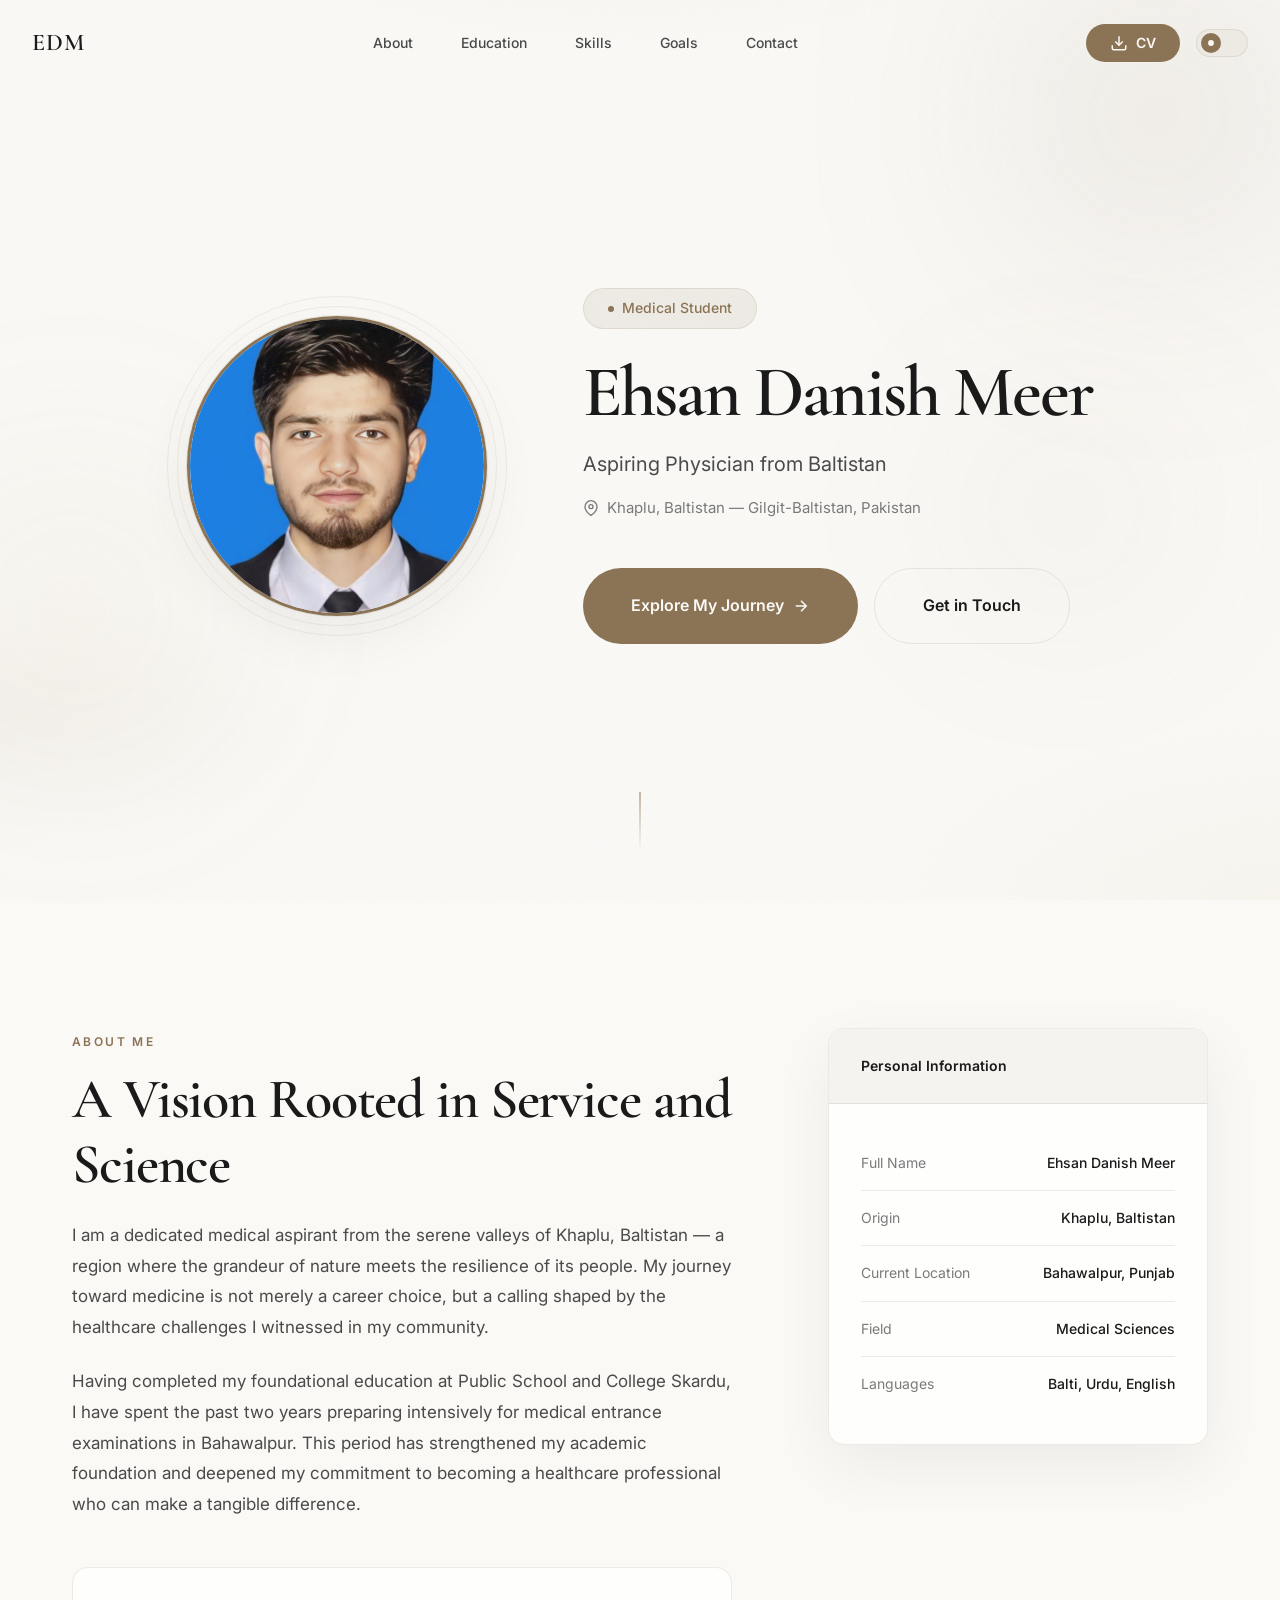
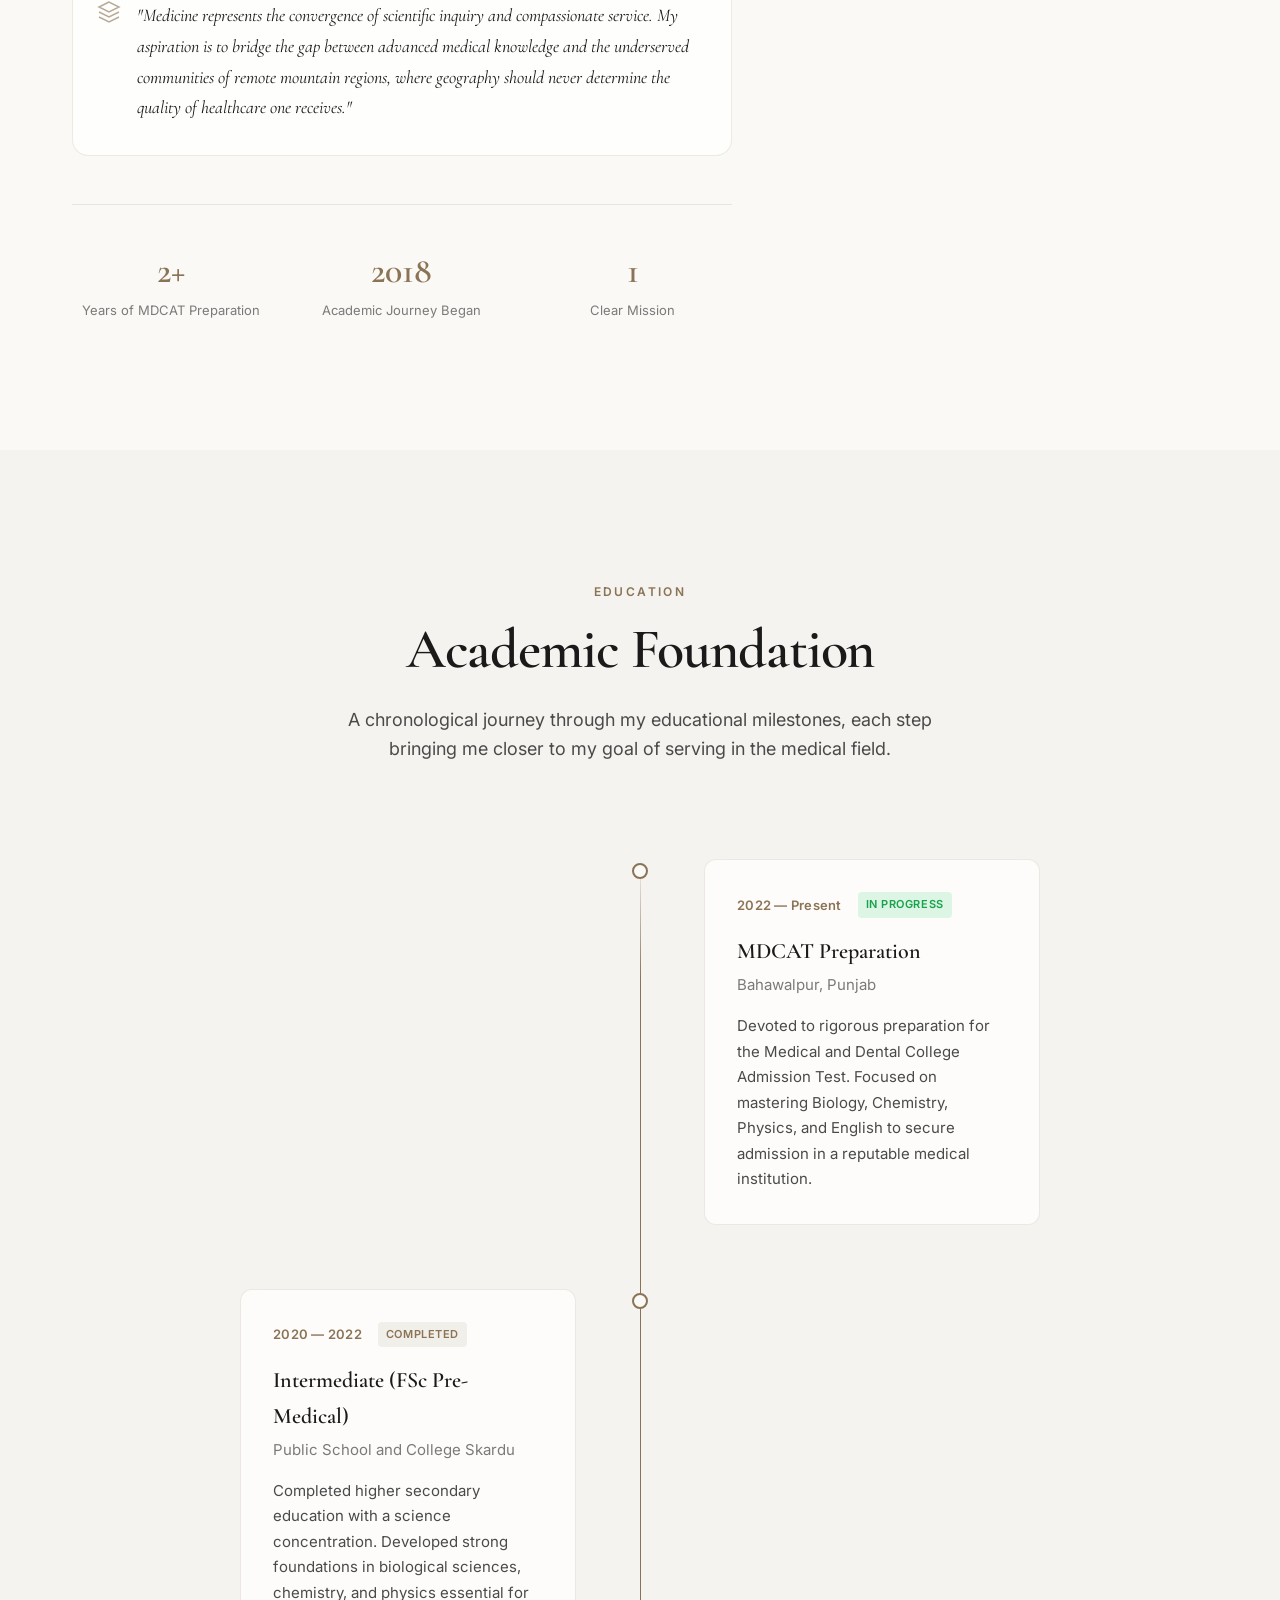
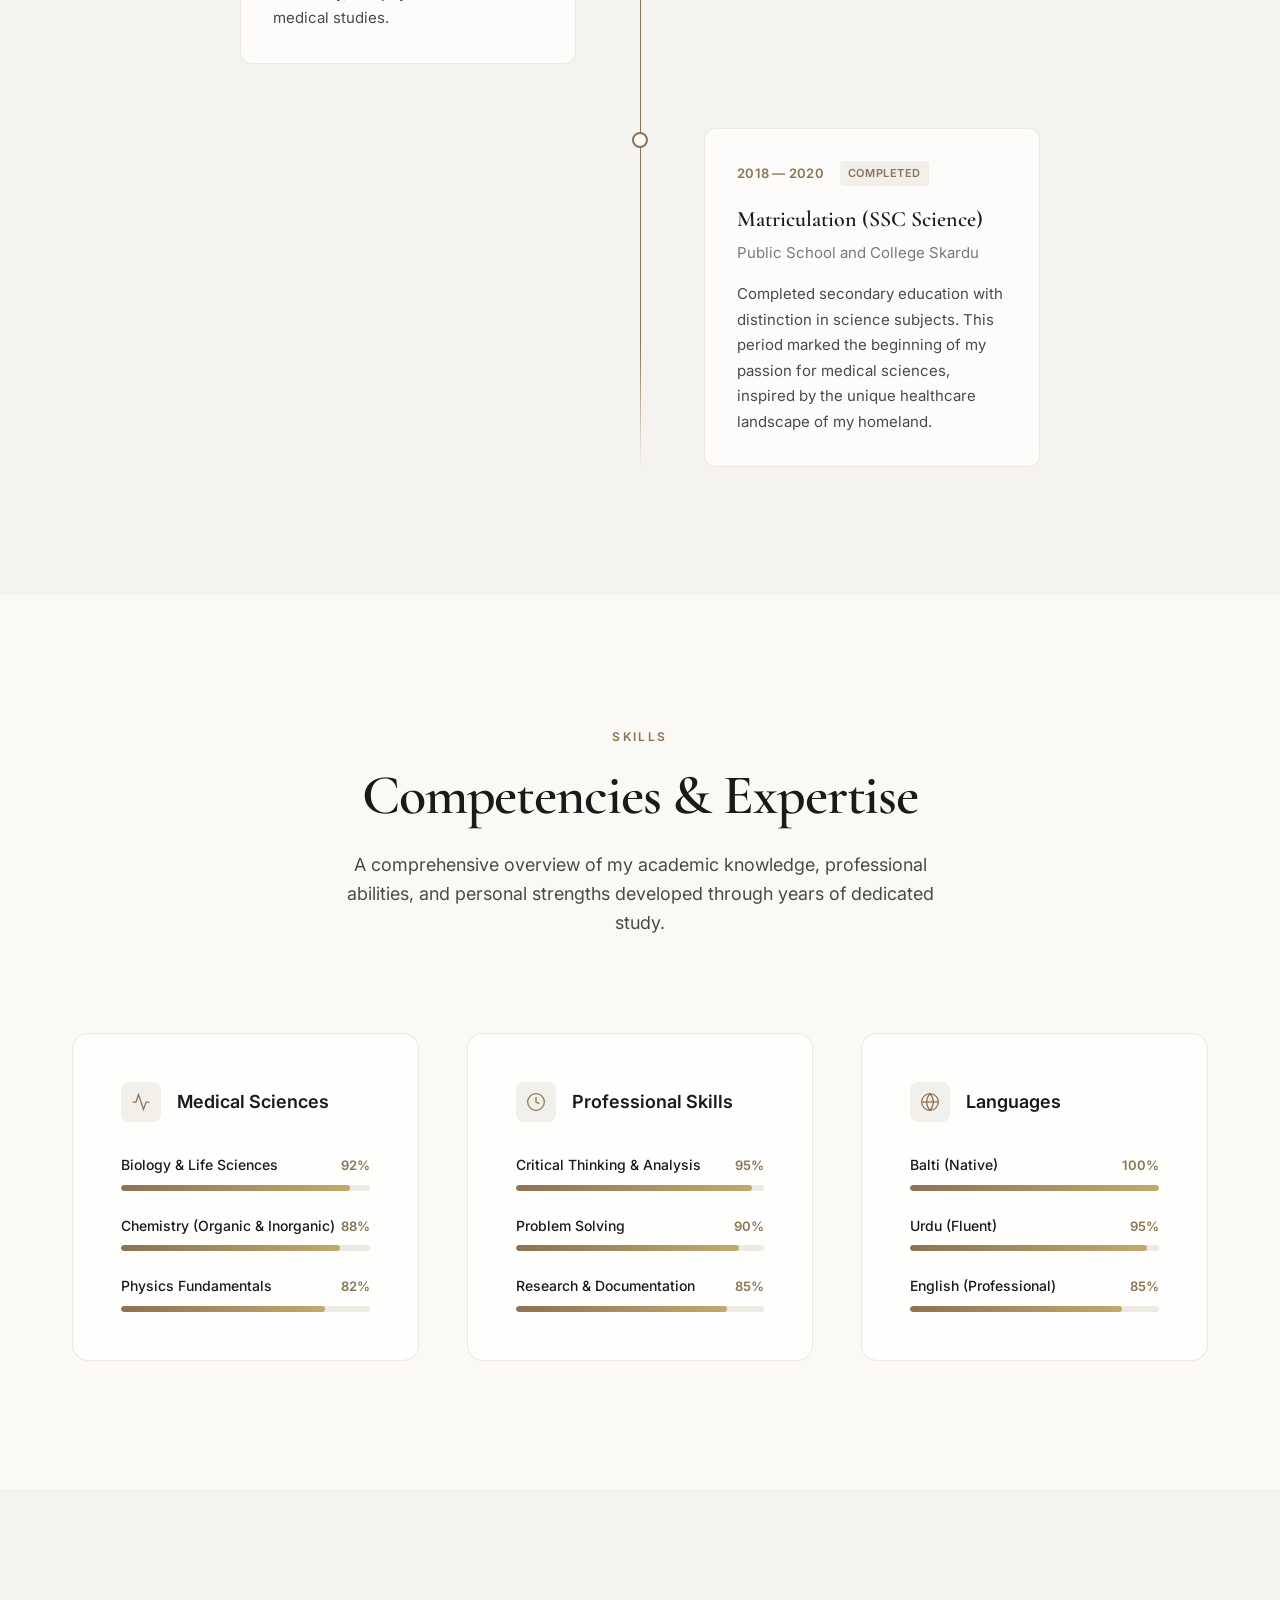
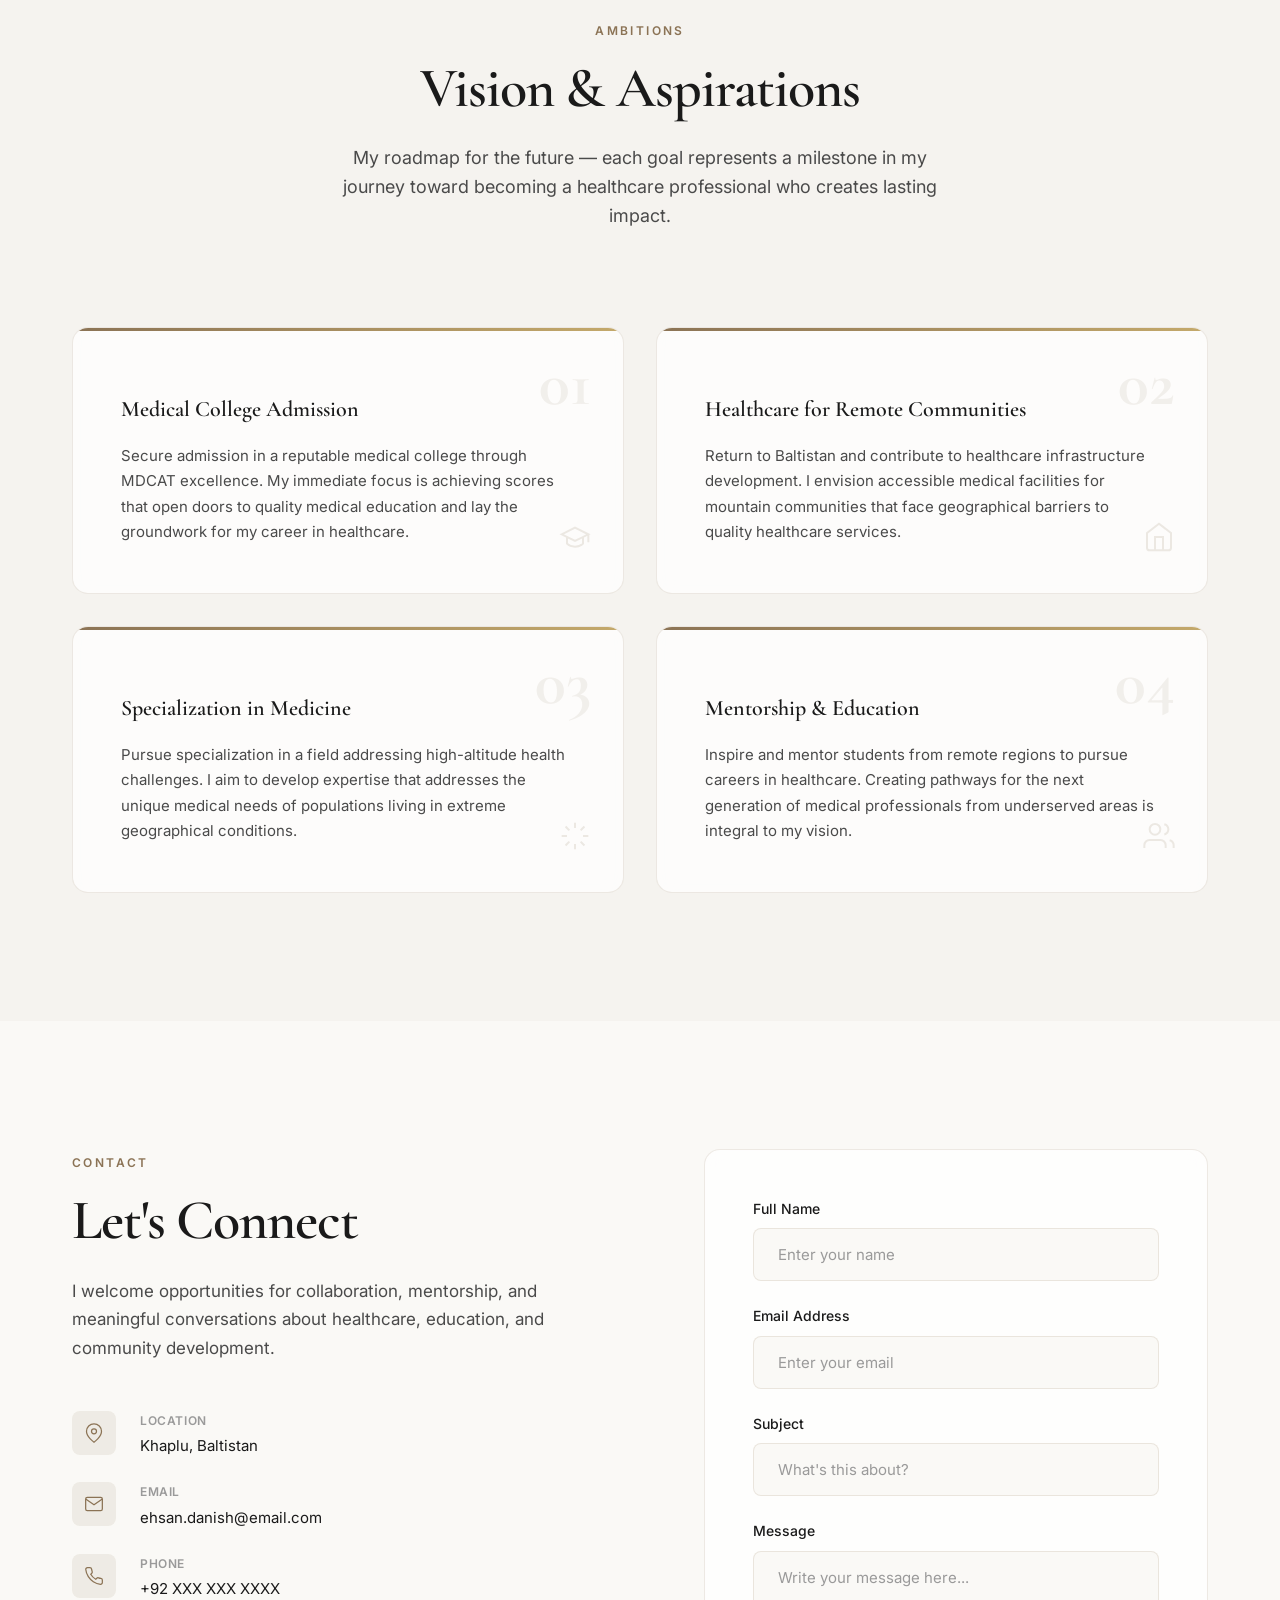
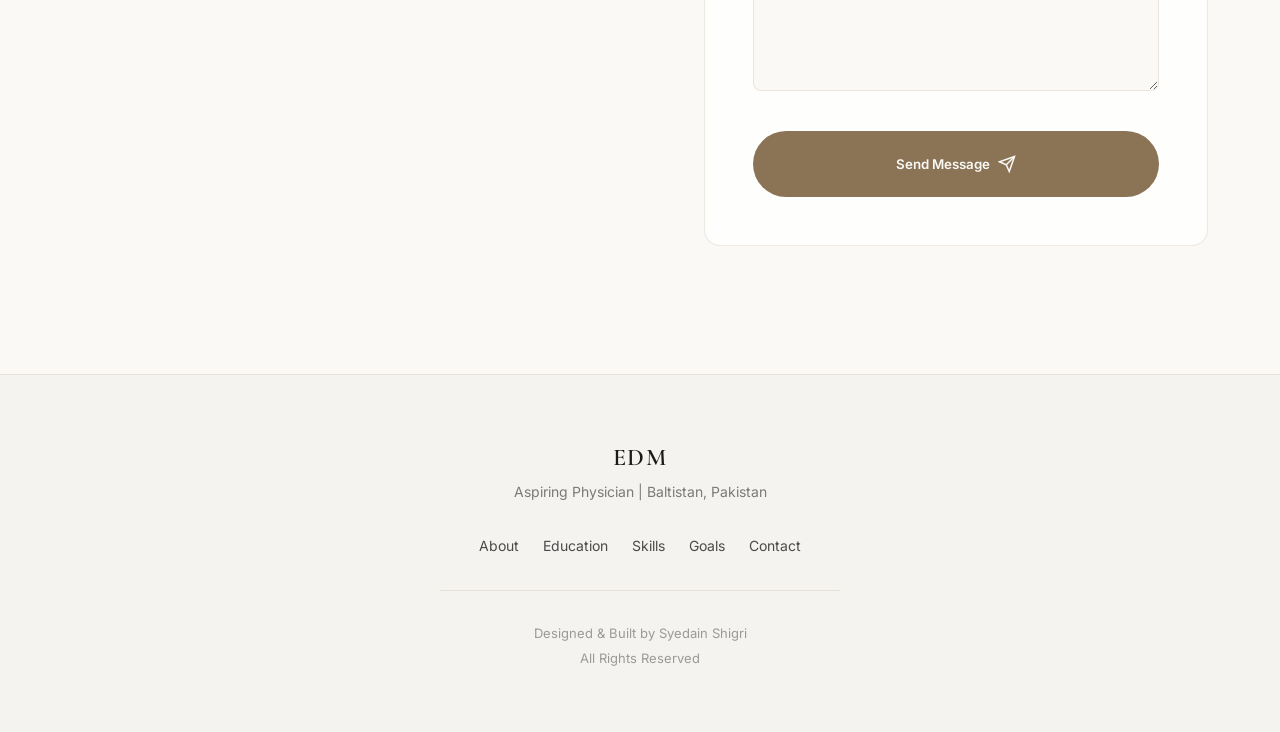
<file: index.html>
<!DOCTYPE html>
<html lang="en">
<head>
    <meta charset="UTF-8">
    <meta name="viewport" content="width=device-width, initial-scale=1.0">
    <title>Ehsan Danish Meer | Medical Student Portfolio</title>
    <meta name="description" content="Portfolio of Ehsan Danish Meer - Medical Student from Baltistan pursuing excellence in healthcare education.">
    <link rel="preconnect" href="https://fonts.googleapis.com">
    <link rel="preconnect" href="https://fonts.gstatic.com" crossorigin>
    <link href="https://fonts.googleapis.com/css2?family=Cormorant+Garamond:ital,wght@0,400;0,500;0,600;0,700;1,400&family=Inter:wght@300;400;500;600;700&display=swap" rel="stylesheet">
    <link rel="stylesheet" href="styles.css">
</head>
<body>
    <!-- Background Layers -->
    <div class="background-container">
        <div class="pearl-gradient"></div>
        <div class="orb orb-1"></div>
        <div class="orb orb-2"></div>
        <div class="orb orb-3"></div>
        <div class="noise-overlay"></div>
    </div>

    <!-- Navigation -->
    <nav class="navbar" id="navbar">
        <div class="nav-container">
            <a href="#hero" class="nav-logo">
                <span class="logo-text">EDM</span>
            </a>
            <div class="nav-menu" id="navMenu">
                <a href="#about" class="nav-link">About</a>
                <a href="#education" class="nav-link">Education</a>
                <a href="#skills" class="nav-link">Skills</a>
                <a href="#goals" class="nav-link">Goals</a>
                <a href="#contact" class="nav-link">Contact</a>
            </div>
            <div class="nav-actions">
                <a href="cv.pdf" class="btn-download" download>
                    <svg width="18" height="18" viewBox="0 0 24 24" fill="none" stroke="currentColor" stroke-width="2">
                        <path d="M21 15v4a2 2 0 0 1-2 2H5a2 2 0 0 1-2-2v-4"/>
                        <polyline points="7 10 12 15 17 10"/>
                        <line x1="12" y1="15" x2="12" y2="3"/>
                    </svg>
                    <span>CV</span>
                </a>
                <button class="theme-toggle" id="themeToggle" aria-label="Toggle theme">
                    <span class="toggle-track">
                        <span class="toggle-thumb">
                            <svg class="sun-icon" width="14" height="14" viewBox="0 0 24 24" fill="currentColor">
                                <circle cx="12" cy="12" r="5"/>
                                <path d="M12 1v2M12 21v2M4.22 4.22l1.42 1.42M18.36 18.36l1.42 1.42M1 12h2M21 12h2M4.22 19.78l1.42-1.42M18.36 5.64l1.42-1.42"/>
                            </svg>
                            <svg class="moon-icon" width="14" height="14" viewBox="0 0 24 24" fill="currentColor">
                                <path d="M21 12.79A9 9 0 1 1 11.21 3 7 7 0 0 0 21 12.79z"/>
                            </svg>
                        </span>
                    </span>
                </button>
                <button class="hamburger" id="hamburger" aria-label="Open menu">
                    <span class="hamburger-line"></span>
                    <span class="hamburger-line"></span>
                    <span class="hamburger-line"></span>
                </button>
            </div>
        </div>
    </nav>

    <!-- Mobile Menu -->
    <div class="mobile-menu" id="mobileMenu">
        <div class="mobile-menu-content">
            <a href="#about" class="mobile-link">About</a>
            <a href="#education" class="mobile-link">Education</a>
            <a href="#skills" class="mobile-link">Skills</a>
            <a href="#goals" class="mobile-link">Goals</a>
            <a href="#contact" class="mobile-link">Contact</a>
            <a href="cv.pdf" class="btn-download-mobile" download>Download CV</a>
        </div>
    </div>

    <!-- Main Content -->
    <main>
        <!-- Hero Section -->
        <section class="hero" id="hero">
            <div class="hero-container">
                <div class="hero-profile reveal">
                    <div class="profile-frame">
                        <div class="profile-image">
                            <div class="profile-placeholder">
                                <span class="profile-initials"><img src="./profile-photo.jpeg" alt=""></span>
                            </div>
                        </div>
                        <div class="profile-ring"></div>
                        <div class="profile-ring delay"></div>
                    </div>
                </div>
                <div class="hero-content">
                    <div class="hero-badge reveal">
                        <span class="badge-dot"></span>
                        Medical Student
                    </div>
                    <h1 class="hero-title reveal">
                        Ehsan Danish Meer
                    </h1>
                    <p class="hero-subtitle reveal">
                        Aspiring Physician from Baltistan
                    </p>
                    <p class="hero-location reveal">
                        <svg width="16" height="16" viewBox="0 0 24 24" fill="none" stroke="currentColor" stroke-width="2">
                            <path d="M21 10c0 7-9 13-9 13s-9-6-9-13a9 9 0 0 1 18 0z"/>
                            <circle cx="12" cy="10" r="3"/>
                        </svg>
                        Khaplu, Baltistan — Gilgit-Baltistan, Pakistan
                    </p>
                    <div class="hero-actions reveal">
                        <a href="#about" class="btn-primary">
                            Explore My Journey
                            <svg width="18" height="18" viewBox="0 0 24 24" fill="none" stroke="currentColor" stroke-width="2">
                                <path d="M5 12h14M12 5l7 7-7 7"/>
                            </svg>
                        </a>
                        <a href="#contact" class="btn-secondary">Get in Touch</a>
                    </div>
                </div>
            </div>
            <div class="scroll-indicator">
                <div class="scroll-line"></div>
            </div>
        </section>

        <!-- About Section -->
        <section class="about" id="about">
            <div class="container">
                <div class="about-grid">
                    <div class="about-content reveal">
                        <span class="section-label">About Me</span>
                        <h2 class="section-title">A Vision Rooted in Service and Science</h2>
                        <div class="about-text">
                            <p>I am a dedicated medical aspirant from the serene valleys of Khaplu, Baltistan — a region where the grandeur of nature meets the resilience of its people. My journey toward medicine is not merely a career choice, but a calling shaped by the healthcare challenges I witnessed in my community.</p>
                            <p>Having completed my foundational education at Public School and College Skardu, I have spent the past two years preparing intensively for medical entrance examinations in Bahawalpur. This period has strengthened my academic foundation and deepened my commitment to becoming a healthcare professional who can make a tangible difference.</p>
                        </div>
                        <!-- Academic Statement -->
                        <div class="academic-statement reveal">
                            <div class="statement-icon">
                                <svg width="24" height="24" viewBox="0 0 24 24" fill="none" stroke="currentColor" stroke-width="1.5">
                                    <path d="M12 2L2 7l10 5 10-5-10-5z"/>
                                    <path d="M2 17l10 5 10-5"/>
                                    <path d="M2 12l10 5 10-5"/>
                                </svg>
                            </div>
                            <blockquote>
                                "Medicine represents the convergence of scientific inquiry and compassionate service. My aspiration is to bridge the gap between advanced medical knowledge and the underserved communities of remote mountain regions, where geography should never determine the quality of healthcare one receives."
                            </blockquote>
                        </div>
                        <div class="stats-grid reveal">
                            <div class="stat-item">
                                <span class="stat-number">2+</span>
                                <span class="stat-label">Years of MDCAT Preparation</span>
                            </div>
                            <div class="stat-item">
                                <span class="stat-number">2018</span>
                                <span class="stat-label">Academic Journey Began</span>
                            </div>
                            <div class="stat-item">
                                <span class="stat-number">1</span>
                                <span class="stat-label">Clear Mission</span>
                            </div>
                        </div>
                    </div>
                    <div class="about-visual reveal">
                        <div class="visual-card">
                            <div class="card-header">
                                <span class="card-title">Personal Information</span>
                            </div>
                            <div class="card-body">
                                <div class="info-row">
                                    <span class="info-label">Full Name</span>
                                    <span class="info-value">Ehsan Danish Meer</span>
                                </div>
                                <div class="info-row">
                                    <span class="info-label">Origin</span>
                                    <span class="info-value">Khaplu, Baltistan</span>
                                </div>
                                <div class="info-row">
                                    <span class="info-label">Current Location</span>
                                    <span class="info-value">Bahawalpur, Punjab</span>
                                </div>
                                <div class="info-row">
                                    <span class="info-label">Field</span>
                                    <span class="info-value">Medical Sciences</span>
                                </div>
                                <div class="info-row">
                                    <span class="info-label">Languages</span>
                                    <span class="info-value">Balti, Urdu, English</span>
                                </div>
                            </div>
                        </div>
                    </div>
                </div>
            </div>
        </section>

        <!-- Education Section -->
        <section class="education" id="education">
            <div class="container">
                <div class="section-header reveal">
                    <span class="section-label">Education</span>
                    <h2 class="section-title">Academic Foundation</h2>
                    <p class="section-desc">A chronological journey through my educational milestones, each step bringing me closer to my goal of serving in the medical field.</p>
                </div>
                <div class="timeline">
                    <div class="timeline-line"></div>
                    
                    <div class="timeline-item reveal" data-index="0">
                        <div class="timeline-marker"></div>
                        <div class="timeline-content">
                            <div class="timeline-header">
                                <span class="timeline-year">2022 — Present</span>
                                <span class="timeline-status current">In Progress</span>
                            </div>
                            <h3 class="timeline-title">MDCAT Preparation</h3>
                            <p class="timeline-institution">Bahawalpur, Punjab</p>
                            <p class="timeline-desc">Devoted to rigorous preparation for the Medical and Dental College Admission Test. Focused on mastering Biology, Chemistry, Physics, and English to secure admission in a reputable medical institution.</p>
                        </div>
                    </div>
                    
                    <div class="timeline-item reveal" data-index="1">
                        <div class="timeline-marker"></div>
                        <div class="timeline-content">
                            <div class="timeline-header">
                                <span class="timeline-year">2020 — 2022</span>
                                <span class="timeline-status">Completed</span>
                            </div>
                            <h3 class="timeline-title">Intermediate (FSc Pre-Medical)</h3>
                            <p class="timeline-institution">Public School and College Skardu</p>
                            <p class="timeline-desc">Completed higher secondary education with a science concentration. Developed strong foundations in biological sciences, chemistry, and physics essential for medical studies.</p>
                        </div>
                    </div>
                    
                    <div class="timeline-item reveal" data-index="2">
                        <div class="timeline-marker"></div>
                        <div class="timeline-content">
                            <div class="timeline-header">
                                <span class="timeline-year">2018 — 2020</span>
                                <span class="timeline-status">Completed</span>
                            </div>
                            <h3 class="timeline-title">Matriculation (SSC Science)</h3>
                            <p class="timeline-institution">Public School and College Skardu</p>
                            <p class="timeline-desc">Completed secondary education with distinction in science subjects. This period marked the beginning of my passion for medical sciences, inspired by the unique healthcare landscape of my homeland.</p>
                        </div>
                    </div>
                </div>
            </div>
        </section>

        <!-- Skills Section -->
        <section class="skills" id="skills">
            <div class="container">
                <div class="section-header reveal">
                    <span class="section-label">Skills</span>
                    <h2 class="section-title">Competencies & Expertise</h2>
                    <p class="section-desc">A comprehensive overview of my academic knowledge, professional abilities, and personal strengths developed through years of dedicated study.</p>
                </div>
                
                <div class="skills-grid">
                    <div class="skill-category reveal">
                        <h3 class="category-title">
                            <span class="category-icon">
                                <svg width="20" height="20" viewBox="0 0 24 24" fill="none" stroke="currentColor" stroke-width="1.5">
                                    <path d="M22 12h-4l-3 9L9 3l-3 9H2"/>
                                </svg>
                            </span>
                            Medical Sciences
                        </h3>
                        <div class="skill-list">
                            <div class="skill-item">
                                <div class="skill-header">
                                    <span class="skill-name">Biology & Life Sciences</span>
                                    <span class="skill-percent">92%</span>
                                </div>
                                <div class="skill-bar">
                                    <div class="skill-progress" data-progress="92"></div>
                                </div>
                            </div>
                            <div class="skill-item">
                                <div class="skill-header">
                                    <span class="skill-name">Chemistry (Organic & Inorganic)</span>
                                    <span class="skill-percent">88%</span>
                                </div>
                                <div class="skill-bar">
                                    <div class="skill-progress" data-progress="88"></div>
                                </div>
                            </div>
                            <div class="skill-item">
                                <div class="skill-header">
                                    <span class="skill-name">Physics Fundamentals</span>
                                    <span class="skill-percent">82%</span>
                                </div>
                                <div class="skill-bar">
                                    <div class="skill-progress" data-progress="82"></div>
                                </div>
                            </div>
                        </div>
                    </div>
                    
                    <div class="skill-category reveal">
                        <h3 class="category-title">
                            <span class="category-icon">
                                <svg width="20" height="20" viewBox="0 0 24 24" fill="none" stroke="currentColor" stroke-width="1.5">
                                    <circle cx="12" cy="12" r="10"/>
                                    <path d="M12 6v6l4 2"/>
                                </svg>
                            </span>
                            Professional Skills
                        </h3>
                        <div class="skill-list">
                            <div class="skill-item">
                                <div class="skill-header">
                                    <span class="skill-name">Critical Thinking & Analysis</span>
                                    <span class="skill-percent">95%</span>
                                </div>
                                <div class="skill-bar">
                                    <div class="skill-progress" data-progress="95"></div>
                                </div>
                            </div>
                            <div class="skill-item">
                                <div class="skill-header">
                                    <span class="skill-name">Problem Solving</span>
                                    <span class="skill-percent">90%</span>
                                </div>
                                <div class="skill-bar">
                                    <div class="skill-progress" data-progress="90"></div>
                                </div>
                            </div>
                            <div class="skill-item">
                                <div class="skill-header">
                                    <span class="skill-name">Research & Documentation</span>
                                    <span class="skill-percent">85%</span>
                                </div>
                                <div class="skill-bar">
                                    <div class="skill-progress" data-progress="85"></div>
                                </div>
                            </div>
                        </div>
                    </div>
                    
                    <div class="skill-category reveal">
                        <h3 class="category-title">
                            <span class="category-icon">
                                <svg width="20" height="20" viewBox="0 0 24 24" fill="none" stroke="currentColor" stroke-width="1.5">
                                    <circle cx="12" cy="12" r="10"/>
                                    <line x1="2" y1="12" x2="22" y2="12"/>
                                    <path d="M12 2a15.3 15.3 0 0 1 4 10 15.3 15.3 0 0 1-4 10 15.3 15.3 0 0 1-4-10 15.3 15.3 0 0 1 4-10z"/>
                                </svg>
                            </span>
                            Languages
                        </h3>
                        <div class="skill-list">
                            <div class="skill-item">
                                <div class="skill-header">
                                    <span class="skill-name">Balti (Native)</span>
                                    <span class="skill-percent">100%</span>
                                </div>
                                <div class="skill-bar">
                                    <div class="skill-progress" data-progress="100"></div>
                                </div>
                            </div>
                            <div class="skill-item">
                                <div class="skill-header">
                                    <span class="skill-name">Urdu (Fluent)</span>
                                    <span class="skill-percent">95%</span>
                                </div>
                                <div class="skill-bar">
                                    <div class="skill-progress" data-progress="95"></div>
                                </div>
                            </div>
                            <div class="skill-item">
                                <div class="skill-header">
                                    <span class="skill-name">English (Professional)</span>
                                    <span class="skill-percent">85%</span>
                                </div>
                                <div class="skill-bar">
                                    <div class="skill-progress" data-progress="85"></div>
                                </div>
                            </div>
                        </div>
                    </div>
                </div>
            </div>
        </section>

        <!-- Goals Section -->
        <section class="goals" id="goals">
            <div class="container">
                <div class="section-header reveal">
                    <span class="section-label">Ambitions</span>
                    <h2 class="section-title">Vision & Aspirations</h2>
                    <p class="section-desc">My roadmap for the future — each goal represents a milestone in my journey toward becoming a healthcare professional who creates lasting impact.</p>
                </div>
                
                <div class="goals-grid">
                    <div class="goal-card reveal">
                        <div class="goal-number">01</div>
                        <div class="goal-content">
                            <h3 class="goal-title">Medical College Admission</h3>
                            <p class="goal-desc">Secure admission in a reputable medical college through MDCAT excellence. My immediate focus is achieving scores that open doors to quality medical education and lay the groundwork for my career in healthcare.</p>
                        </div>
                        <div class="goal-icon">
                            <svg width="32" height="32" viewBox="0 0 24 24" fill="none" stroke="currentColor" stroke-width="1.5">
                                <path d="M22 10v6M2 10l10-5 10 5-10 5z"/>
                                <path d="M6 12v5c3 3 9 3 12 0v-5"/>
                            </svg>
                        </div>
                    </div>
                    
                    <div class="goal-card reveal">
                        <div class="goal-number">02</div>
                        <div class="goal-content">
                            <h3 class="goal-title">Healthcare for Remote Communities</h3>
                            <p class="goal-desc">Return to Baltistan and contribute to healthcare infrastructure development. I envision accessible medical facilities for mountain communities that face geographical barriers to quality healthcare services.</p>
                        </div>
                        <div class="goal-icon">
                            <svg width="32" height="32" viewBox="0 0 24 24" fill="none" stroke="currentColor" stroke-width="1.5">
                                <path d="M3 9l9-7 9 7v11a2 2 0 0 1-2 2H5a2 2 0 0 1-2-2z"/>
                                <polyline points="9 22 9 12 15 12 15 22"/>
                            </svg>
                        </div>
                    </div>
                    
                    <div class="goal-card reveal">
                        <div class="goal-number">03</div>
                        <div class="goal-content">
                            <h3 class="goal-title">Specialization in Medicine</h3>
                            <p class="goal-desc">Pursue specialization in a field addressing high-altitude health challenges. I aim to develop expertise that addresses the unique medical needs of populations living in extreme geographical conditions.</p>
                        </div>
                        <div class="goal-icon">
                            <svg width="32" height="32" viewBox="0 0 24 24" fill="none" stroke="currentColor" stroke-width="1.5">
                                <path d="M12 2v4M12 18v4M4.93 4.93l2.83 2.83M16.24 16.24l2.83 2.83M2 12h4M18 12h4M4.93 19.07l2.83-2.83M16.24 7.76l2.83-2.83"/>
                            </svg>
                        </div>
                    </div>
                    
                    <div class="goal-card reveal">
                        <div class="goal-number">04</div>
                        <div class="goal-content">
                            <h3 class="goal-title">Mentorship & Education</h3>
                            <p class="goal-desc">Inspire and mentor students from remote regions to pursue careers in healthcare. Creating pathways for the next generation of medical professionals from underserved areas is integral to my vision.</p>
                        </div>
                        <div class="goal-icon">
                            <svg width="32" height="32" viewBox="0 0 24 24" fill="none" stroke="currentColor" stroke-width="1.5">
                                <path d="M17 21v-2a4 4 0 0 0-4-4H5a4 4 0 0 0-4 4v2"/>
                                <circle cx="9" cy="7" r="4"/>
                                <path d="M23 21v-2a4 4 0 0 0-3-3.87"/>
                                <path d="M16 3.13a4 4 0 0 1 0 7.75"/>
                            </svg>
                        </div>
                    </div>
                </div>
            </div>
        </section>

        <!-- Contact Section -->
        <section class="contact" id="contact">
            <div class="container">
                <div class="contact-wrapper">
                    <div class="contact-info reveal">
                        <span class="section-label">Contact</span>
                        <h2 class="section-title">Let's Connect</h2>
                        <p class="contact-desc">I welcome opportunities for collaboration, mentorship, and meaningful conversations about healthcare, education, and community development.</p>
                        
                        <div class="contact-details">
                            <div class="contact-item">
                                <div class="contact-icon">
                                    <svg width="20" height="20" viewBox="0 0 24 24" fill="none" stroke="currentColor" stroke-width="1.5">
                                        <path d="M21 10c0 7-9 13-9 13s-9-6-9-13a9 9 0 0 1 18 0z"/>
                                        <circle cx="12" cy="10" r="3"/>
                                    </svg>
                                </div>
                                <div class="contact-text">
                                    <span class="contact-label">Location</span>
                                    <span class="contact-value">Khaplu, Baltistan</span>
                                </div>
                            </div>
                            <div class="contact-item">
                                <div class="contact-icon">
                                    <svg width="20" height="20" viewBox="0 0 24 24" fill="none" stroke="currentColor" stroke-width="1.5">
                                        <path d="M4 4h16c1.1 0 2 .9 2 2v12c0 1.1-.9 2-2 2H4c-1.1 0-2-.9-2-2V6c0-1.1.9-2 2-2z"/>
                                        <polyline points="22,6 12,13 2,6"/>
                                    </svg>
                                </div>
                                <div class="contact-text">
                                    <span class="contact-label">Email</span>
                                    <span class="contact-value">ehsan.danish@email.com</span>
                                </div>
                            </div>
                            <div class="contact-item">
                                <div class="contact-icon">
                                    <svg width="20" height="20" viewBox="0 0 24 24" fill="none" stroke="currentColor" stroke-width="1.5">
                                        <path d="M22 16.92v3a2 2 0 0 1-2.18 2 19.79 19.79 0 0 1-8.63-3.07 19.5 19.5 0 0 1-6-6 19.79 19.79 0 0 1-3.07-8.67A2 2 0 0 1 4.11 2h3a2 2 0 0 1 2 1.72 12.84 12.84 0 0 0 .7 2.81 2 2 0 0 1-.45 2.11L8.09 9.91a16 16 0 0 0 6 6l1.27-1.27a2 2 0 0 1 2.11-.45 12.84 12.84 0 0 0 2.81.7A2 2 0 0 1 22 16.92z"/>
                                    </svg>
                                </div>
                                <div class="contact-text">
                                    <span class="contact-label">Phone</span>
                                    <span class="contact-value">+92 XXX XXX XXXX</span>
                                </div>
                            </div>
                        </div>
                    </div>
                    
                    <div class="contact-form-wrapper reveal">
                        <form class="contact-form" id="contactForm">
                            <div class="form-group">
                                <label class="form-label" for="name">Full Name</label>
                                <input type="text" id="name" name="name" class="form-input" placeholder="Enter your name" required>
                            </div>
                            <div class="form-group">
                                <label class="form-label" for="email">Email Address</label>
                                <input type="email" id="email" name="email" class="form-input" placeholder="Enter your email" required>
                            </div>
                            <div class="form-group">
                                <label class="form-label" for="subject">Subject</label>
                                <input type="text" id="subject" name="subject" class="form-input" placeholder="What's this about?">
                            </div>
                            <div class="form-group">
                                <label class="form-label" for="message">Message</label>
                                <textarea id="message" name="message" class="form-input form-textarea" placeholder="Write your message here..." required></textarea>
                            </div>
                            <button type="submit" class="btn-submit">
                                <span>Send Message</span>
                                <svg width="18" height="18" viewBox="0 0 24 24" fill="none" stroke="currentColor" stroke-width="2">
                                    <line x1="22" y1="2" x2="11" y2="13"/>
                                    <polygon points="22 2 15 22 11 13 2 9 22 2"/>
                                </svg>
                            </button>
                        </form>
                    </div>
                </div>
            </div>
        </section>
    </main>

    <!-- Footer -->
    <footer class="footer">
        <div class="container">
            <div class="footer-content">
                <div class="footer-brand">
                    <span class="footer-logo">EDM</span>
                    <p class="footer-tagline">Aspiring Physician | Baltistan, Pakistan</p>
                </div>
                <div class="footer-links">
                    <a href="#about">About</a>
                    <a href="#education">Education</a>
                    <a href="#skills">Skills</a>
                    <a href="#goals">Goals</a>
                    <a href="#contact">Contact</a>
                </div>
                <div class="footer-bottom">
                    <p class="copyright">Designed & Built by Syedain Shigri</p>
                    <p class="copyright">All Rights Reserved</p>
                </div>
            </div>
        </div>
    </footer>

    <script src="script.js"></script>
</body>
</html>
</file>
<file: styles.css>
/* ========================================
   CSS Custom Properties & Theme
   ======================================== */
:root {
    /* Light Theme Colors */
    --bg-primary: #FAF9F6;
    --bg-secondary: #F5F3EF;
    --bg-tertiary: #EDEAE4;
    --fg-primary: #1A1A1A;
    --fg-secondary: #4A4A4A;
    --fg-tertiary: #7A7A7A;
    --fg-muted: #9A9A9A;
    --accent-primary: #8B7355;
    --accent-secondary: #A68B5B;
    --accent-tertiary: #C4A96B;
    --accent-light: rgba(139, 115, 85, 0.1);
    --accent-glow: rgba(139, 115, 85, 0.25);
    --card-bg: rgba(255, 255, 255, 0.75);
    --card-border: rgba(139, 115, 85, 0.15);
    --card-shadow: rgba(0, 0, 0, 0.06);
    --overlay: rgba(250, 249, 246, 0.95);
    --glass: rgba(255, 255, 255, 0.6);
    
    /* Spacing Scale */
    --space-xs: 0.25rem;
    --space-sm: 0.5rem;
    --space-md: 1rem;
    --space-lg: 1.5rem;
    --space-xl: 2rem;
    --space-2xl: 3rem;
    --space-3xl: 4rem;
    --space-4xl: 6rem;
    --space-5xl: 8rem;
    
    /* Typography */
    --font-display: 'Cormorant Garamond', Georgia, serif;
    --font-body: 'Inter', -apple-system, BlinkMacSystemFont, sans-serif;
    
    /* Transitions */
    --transition-fast: 150ms ease;
    --transition-base: 250ms ease;
    --transition-slow: 400ms ease;
    --transition-slower: 600ms cubic-bezier(0.16, 1, 0.3, 1);
    
    /* Border Radius */
    --radius-sm: 4px;
    --radius-md: 8px;
    --radius-lg: 12px;
    --radius-xl: 16px;
    --radius-2xl: 24px;
    --radius-full: 9999px;
}

[data-theme="dark"] {
    --bg-primary: #0F0F0F;
    --bg-secondary: #161616;
    --bg-tertiary: #1E1E1E;
    --fg-primary: #F5F5F0;
    --fg-secondary: #C5C5C0;
    --fg-tertiary: #9A9A95;
    --fg-muted: #6A6A65;
    --accent-primary: #C4A96B;
    --accent-secondary: #D4B97B;
    --accent-tertiary: #E4C98B;
    --accent-light: rgba(196, 169, 107, 0.1);
    --accent-glow: rgba(196, 169, 107, 0.25);
    --card-bg: rgba(30, 30, 30, 0.8);
    --card-border: rgba(196, 169, 107, 0.2);
    --card-shadow: rgba(0, 0, 0, 0.3);
    --overlay: rgba(15, 15, 15, 0.98);
    --glass: rgba(30, 30, 30, 0.7);
}

/* ========================================
   Reset & Base Styles
   ======================================== */
*, *::before, *::after {
    margin: 0;
    padding: 0;
    box-sizing: border-box;
}

html {
    scroll-behavior: smooth;
    -webkit-font-smoothing: antialiased;
    -moz-osx-font-smoothing: grayscale;
}

body {
    font-family: var(--font-body);
    font-size: 16px;
    line-height: 1.6;
    color: var(--fg-primary);
    background: var(--bg-primary);
    overflow-x: hidden;
    transition: background-color var(--transition-slow), color var(--transition-slow);
}

img {
    max-width: 100%;
    height: auto;
    display: block;
}

a {
    text-decoration: none;
    color: inherit;
    transition: color var(--transition-base);
}

button {
    font-family: inherit;
    cursor: pointer;
    border: none;
    background: none;
}

input, textarea {
    font-family: inherit;
    font-size: inherit;
}

/* ========================================
   Background & Effects
   ======================================== */
.background-container {
    position: fixed;
    inset: 0;
    z-index: -10;
    pointer-events: none;
}

.pearl-gradient {
    position: absolute;
    inset: 0;
    background: 
        radial-gradient(ellipse 80% 50% at 50% -20%, rgba(139, 115, 85, 0.08) 0%, transparent 50%),
        radial-gradient(ellipse 60% 40% at 100% 100%, rgba(196, 169, 107, 0.06) 0%, transparent 50%),
        radial-gradient(ellipse 50% 30% at 0% 80%, rgba(139, 115, 85, 0.05) 0%, transparent 50%),
        var(--bg-primary);
    transition: background var(--transition-slow);
}

[data-theme="dark"] .pearl-gradient {
    background: 
        radial-gradient(ellipse 80% 50% at 50% -20%, rgba(196, 169, 107, 0.1) 0%, transparent 50%),
        radial-gradient(ellipse 60% 40% at 100% 100%, rgba(196, 169, 107, 0.08) 0%, transparent 50%),
        radial-gradient(ellipse 50% 30% at 0% 80%, rgba(196, 169, 107, 0.06) 0%, transparent 50%),
        var(--bg-primary);
}

.orb {
    position: absolute;
    border-radius: 50%;
    filter: blur(100px);
    opacity: 0.5;
    animation: orbFloat 25s ease-in-out infinite;
}

.orb-1 {
    width: 500px;
    height: 500px;
    background: radial-gradient(circle, rgba(139, 115, 85, 0.3) 0%, transparent 70%);
    top: -15%;
    right: -10%;
    animation-delay: 0s;
}

.orb-2 {
    width: 400px;
    height: 400px;
    background: radial-gradient(circle, rgba(196, 169, 107, 0.25) 0%, transparent 70%);
    bottom: 10%;
    left: -10%;
    animation-delay: -8s;
}

.orb-3 {
    width: 300px;
    height: 300px;
    background: radial-gradient(circle, rgba(139, 115, 85, 0.2) 0%, transparent 70%);
    top: 40%;
    right: 5%;
    animation-delay: -16s;
}

@keyframes orbFloat {
    0%, 100% { transform: translate(0, 0) scale(1); }
    25% { transform: translate(40px, -40px) scale(1.05); }
    50% { transform: translate(-30px, 30px) scale(0.95); }
    75% { transform: translate(25px, 40px) scale(1.02); }
}

.noise-overlay {
    position: absolute;
    inset: 0;
    opacity: 0.025;
    background-image: url("data:image/svg+xml,%3Csvg viewBox='0 0 512 512' xmlns='http://www.w3.org/2000/svg'%3E%3Cfilter id='noise'%3E%3CfeTurbulence type='fractalNoise' baseFrequency='0.8' numOctaves='4' stitchTiles='stitch'/%3E%3C/filter%3E%3Crect width='100%25' height='100%25' filter='url(%23noise)'/%3E%3C/svg%3E");
}

/* ========================================
   Navigation
   ======================================== */
.navbar {
    position: fixed;
    top: 0;
    left: 0;
    right: 0;
    z-index: 1000;
    padding: var(--space-lg) var(--space-xl);
    transition: all var(--transition-base);
}

.navbar.scrolled {
    padding: var(--space-md) var(--space-xl);
    background: var(--glass);
    backdrop-filter: blur(20px);
    -webkit-backdrop-filter: blur(20px);
    border-bottom: 1px solid var(--card-border);
}

.nav-container {
    max-width: 1400px;
    margin: 0 auto;
    display: flex;
    align-items: center;
    justify-content: space-between;
}

.nav-logo {
    display: flex;
    align-items: center;
}

.logo-text {
    font-family: var(--font-display);
    font-size: 1.5rem;
    font-weight: 600;
    letter-spacing: 0.05em;
    color: var(--fg-primary);
}

.nav-menu {
    display: none;
    align-items: center;
    gap: var(--space-2xl);
}

@media (min-width: 768px) {
    .nav-menu {
        display: flex;
    }
}

.nav-link {
    font-size: 0.875rem;
    font-weight: 500;
    color: var(--fg-secondary);
    position: relative;
    padding: var(--space-sm) 0;
}

.nav-link::after {
    content: '';
    position: absolute;
    bottom: 0;
    left: 0;
    width: 0;
    height: 1px;
    background: var(--accent-primary);
    transition: width var(--transition-base);
}

.nav-link:hover {
    color: var(--fg-primary);
}

.nav-link:hover::after {
    width: 100%;
}

.nav-actions {
    display: flex;
    align-items: center;
    gap: var(--space-md);
}

.btn-download {
    display: none;
    align-items: center;
    gap: var(--space-sm);
    padding: var(--space-sm) var(--space-lg);
    background: var(--accent-primary);
    color: var(--bg-primary);
    font-size: 0.875rem;
    font-weight: 600;
    border-radius: var(--radius-full);
    transition: all var(--transition-base);
}

@media (min-width: 640px) {
    .btn-download {
        display: flex;
    }
}

.btn-download:hover {
    background: var(--accent-secondary);
    transform: translateY(-1px);
    box-shadow: 0 8px 24px var(--accent-glow);
}

.theme-toggle {
    padding: 0;
    background: transparent;
}

.toggle-track {
    display: flex;
    align-items: center;
    justify-content: space-between;
    width: 52px;
    height: 28px;
    padding: 3px;
    background: var(--bg-tertiary);
    border-radius: var(--radius-full);
    border: 1px solid var(--card-border);
    position: relative;
    transition: background var(--transition-base);
}

.toggle-thumb {
    position: absolute;
    width: 20px;
    height: 20px;
    background: var(--accent-primary);
    border-radius: 50%;
    display: flex;
    align-items: center;
    justify-content: center;
    transition: transform var(--transition-base);
    left: 4px;
}

[data-theme="dark"] .toggle-thumb {
    transform: translateX(24px);
}

.toggle-thumb .sun-icon,
.toggle-thumb .moon-icon {
    position: absolute;
    color: var(--bg-primary);
}

.toggle-thumb .sun-icon {
    opacity: 1;
}

.toggle-thumb .moon-icon {
    opacity: 0;
}

[data-theme="dark"] .toggle-thumb .sun-icon {
    opacity: 0;
}

[data-theme="dark"] .toggle-thumb .moon-icon {
    opacity: 1;
}

.hamburger {
    display: flex;
    flex-direction: column;
    gap: 5px;
    padding: var(--space-sm);
}

@media (min-width: 768px) {
    .hamburger {
        display: none;
    }
}

.hamburger-line {
    width: 20px;
    height: 2px;
    background: var(--fg-primary);
    border-radius: 1px;
    transition: all var(--transition-base);
}

.hamburger.active .hamburger-line:nth-child(1) {
    transform: rotate(45deg) translate(5px, 5px);
}

.hamburger.active .hamburger-line:nth-child(2) {
    opacity: 0;
}

.hamburger.active .hamburger-line:nth-child(3) {
    transform: rotate(-45deg) translate(5px, -5px);
}

/* Mobile Menu */
.mobile-menu {
    position: fixed;
    inset: 0;
    z-index: 999;
    background: var(--overlay);
    backdrop-filter: blur(20px);
    -webkit-backdrop-filter: blur(20px);
    opacity: 0;
    visibility: hidden;
    transition: all var(--transition-base);
}

.mobile-menu.active {
    opacity: 1;
    visibility: visible;
}

.mobile-menu-content {
    display: flex;
    flex-direction: column;
    align-items: center;
    justify-content: center;
    height: 100%;
    gap: var(--space-xl);
}

.mobile-link {
    font-family: var(--font-display);
    font-size: 2rem;
    font-weight: 500;
    color: var(--fg-primary);
    transition: color var(--transition-base);
}

.mobile-link:hover {
    color: var(--accent-primary);
}

.btn-download-mobile {
    padding: var(--space-md) var(--space-2xl);
    background: var(--accent-primary);
    color: var(--bg-primary);
    font-weight: 600;
    border-radius: var(--radius-full);
    margin-top: var(--space-lg);
}

/* ========================================
   Container & Layout
   ======================================== */
.container {
    max-width: 1200px;
    margin: 0 auto;
    padding: 0 var(--space-xl);
}

/* ========================================
   Section Styles
   ======================================== */
.section-label {
    display: inline-block;
    font-size: 0.75rem;
    font-weight: 600;
    letter-spacing: 0.2em;
    text-transform: uppercase;
    color: var(--accent-primary);
    margin-bottom: var(--space-md);
}

.section-title {
    font-family: var(--font-display);
    font-size: clamp(2.25rem, 5vw, 3.5rem);
    font-weight: 600;
    line-height: 1.15;
    letter-spacing: -0.02em;
    margin-bottom: var(--space-lg);
}

.section-desc {
    font-size: 1.125rem;
    color: var(--fg-secondary);
    max-width: 600px;
}

.section-header {
    text-align: center;
    margin-bottom: var(--space-4xl);
}

.section-header .section-desc {
    margin: 0 auto;
}

/* ========================================
   Reveal Animation
   ======================================== */
.reveal {
    opacity: 0;
    transform: translateY(30px);
    transition: opacity var(--transition-slower), transform var(--transition-slower);
}

.reveal.visible {
    opacity: 1;
    transform: translateY(0);
}

@media (prefers-reduced-motion: reduce) {
    .reveal {
        opacity: 1;
        transform: none;
        transition: none;
    }
    
    .orb {
        animation: none;
    }
}

/* ========================================
   Hero Section
   ======================================== */
.hero {
    min-height: 100vh;
    display: flex;
    align-items: center;
    justify-content: center;
    padding: var(--space-5xl) var(--space-xl) var(--space-4xl);
    position: relative;
}

.hero-container {
    display: flex;
    flex-direction: column;
    align-items: center;
    text-align: center;
    gap: var(--space-2xl);
}

@media (min-width: 1024px) {
    .hero-container {
        flex-direction: row;
        text-align: left;
        gap: var(--space-4xl);
    }
}

/* Profile Image */
.hero-profile {
    flex-shrink: 0;
}

.profile-frame {
    position: relative;
    width: 200px;
    height: 200px;
}

@media (min-width: 768px) {
    .profile-frame {
        width: 260px;
        height: 260px;
    }
}

@media (min-width: 1024px) {
    .profile-frame {
        width: 300px;
        height: 300px;
    }
}

.profile-image {
    position: relative;
    width: 100%;
    height: 100%;
    border-radius: 50%;
    overflow: hidden;
    z-index: 2;
    background: var(--card-bg);
    border: 3px solid var(--accent-primary);
    box-shadow: 
        0 20px 60px var(--card-shadow),
        0 0 0 1px var(--card-border),
        inset 0 0 40px rgba(139, 115, 85, 0.1);
}

.profile-placeholder {
    width: 100%;
    height: 100%;
    display: flex;
    align-items: center;
    justify-content: center;
    background: linear-gradient(145deg, var(--bg-secondary) 0%, var(--bg-tertiary) 100%);
}

.profile-initials {
    font-family: var(--font-display);
    font-size: 4rem;
    font-weight: 600;
    color: var(--accent-primary);
    letter-spacing: -0.05em;
}

@media (min-width: 768px) {
    .profile-initials {
        font-size: 5rem;
    }
}

.profile-ring {
    position: absolute;
    inset: -10px;
    border: 1px solid var(--accent-light);
    border-radius: 50%;
    animation: ringPulse 4s ease-in-out infinite;
}

.profile-ring.delay {
    inset: -20px;
    animation-delay: -2s;
}

@keyframes ringPulse {
    0%, 100% { 
        opacity: 0.5;
        transform: scale(1);
    }
    50% { 
        opacity: 0.8;
        transform: scale(1.02);
    }
}

/* Hero Content */
.hero-content {
    max-width: 600px;
}

.hero-badge {
    display: inline-flex;
    align-items: center;
    gap: var(--space-sm);
    padding: var(--space-sm) var(--space-lg);
    background: var(--accent-light);
    border: 1px solid var(--card-border);
    border-radius: var(--radius-full);
    font-size: 0.875rem;
    font-weight: 500;
    color: var(--accent-primary);
    margin-bottom: var(--space-lg);
}

.badge-dot {
    width: 6px;
    height: 6px;
    background: var(--accent-primary);
    border-radius: 50%;
    animation: dotPulse 2s ease-in-out infinite;
}

@keyframes dotPulse {
    0%, 100% { opacity: 1; }
    50% { opacity: 0.4; }
}

.hero-title {
    font-family: var(--font-display);
    font-size: clamp(2.5rem, 7vw, 4.5rem);
    font-weight: 600;
    line-height: 1.1;
    letter-spacing: -0.03em;
    margin-bottom: var(--space-md);
}

.hero-subtitle {
    font-size: 1.25rem;
    color: var(--fg-secondary);
    margin-bottom: var(--space-md);
}

.hero-location {
    display: inline-flex;
    align-items: center;
    gap: var(--space-sm);
    font-size: 0.9375rem;
    color: var(--fg-tertiary);
    margin-bottom: var(--space-2xl);
}

.hero-location svg {
    flex-shrink: 0;
}

.hero-actions {
    display: flex;
    flex-direction: column;
    gap: var(--space-md);
}

@media (min-width: 480px) {
    .hero-actions {
        flex-direction: row;
    }
}

.btn-primary {
    display: inline-flex;
    align-items: center;
    justify-content: center;
    gap: var(--space-sm);
    padding: var(--space-lg) var(--space-2xl);
    background: var(--accent-primary);
    color: var(--bg-primary);
    font-weight: 600;
    border-radius: var(--radius-full);
    transition: all var(--transition-base);
}

.btn-primary:hover {
    background: var(--accent-secondary);
    transform: translateY(-2px);
    box-shadow: 0 12px 32px var(--accent-glow);
}

.btn-primary svg {
    transition: transform var(--transition-base);
}

.btn-primary:hover svg {
    transform: translateX(4px);
}

.btn-secondary {
    display: inline-flex;
    align-items: center;
    justify-content: center;
    padding: var(--space-lg) var(--space-2xl);
    background: transparent;
    color: var(--fg-primary);
    font-weight: 600;
    border: 1px solid var(--card-border);
    border-radius: var(--radius-full);
    transition: all var(--transition-base);
}

.btn-secondary:hover {
    background: var(--bg-secondary);
    border-color: var(--accent-primary);
}

/* Scroll Indicator */
.scroll-indicator {
    position: absolute;
    bottom: var(--space-2xl);
    left: 50%;
    transform: translateX(-50%);
}

.scroll-line {
    width: 1px;
    height: 60px;
    background: linear-gradient(to bottom, var(--accent-primary), transparent);
    animation: scrollBounce 2s ease-in-out infinite;
}

@keyframes scrollBounce {
    0%, 100% { 
        transform: scaleY(1);
        opacity: 1;
    }
    50% { 
        transform: scaleY(0.6);
        opacity: 0.5;
    }
}

/* ========================================
   About Section
   ======================================== */
.about {
    padding: var(--space-5xl) 0;
}

.about-grid {
    display: grid;
    grid-template-columns: 1fr;
    gap: var(--space-4xl);
    align-items: start;
}

@media (min-width: 1024px) {
    .about-grid {
        grid-template-columns: 1fr 380px;
    }
}

.about-content {
    max-width: 680px;
}

.about-text {
    margin-bottom: var(--space-2xl);
}

.about-text p {
    font-size: 1.0625rem;
    line-height: 1.8;
    color: var(--fg-secondary);
    margin-bottom: var(--space-lg);
}

/* Academic Statement */
.academic-statement {
    position: relative;
    padding: var(--space-xl);
    padding-left: var(--space-3xl);
    background: var(--card-bg);
    border: 1px solid var(--card-border);
    border-radius: var(--radius-xl);
    margin-bottom: var(--space-2xl);
}

.statement-icon {
    position: absolute;
    left: var(--space-lg);
    top: var(--space-xl);
    color: var(--accent-primary);
    opacity: 0.6;
}

.academic-statement blockquote {
    font-family: var(--font-display);
    font-size: 1.125rem;
    font-style: italic;
    line-height: 1.7;
    color: var(--fg-primary);
}

/* Stats Grid */
.stats-grid {
    display: grid;
    grid-template-columns: repeat(3, 1fr);
    gap: var(--space-xl);
    padding-top: var(--space-2xl);
    border-top: 1px solid var(--card-border);
}

.stat-item {
    text-align: center;
}

.stat-number {
    display: block;
    font-family: var(--font-display);
    font-size: 2.25rem;
    font-weight: 600;
    color: var(--accent-primary);
    line-height: 1;
    margin-bottom: var(--space-sm);
}

.stat-label {
    font-size: 0.8125rem;
    color: var(--fg-tertiary);
    line-height: 1.4;
}

/* Visual Card */
.visual-card {
    background: var(--card-bg);
    border: 1px solid var(--card-border);
    border-radius: var(--radius-xl);
    overflow: hidden;
    backdrop-filter: blur(10px);
    -webkit-backdrop-filter: blur(10px);
    box-shadow: 0 20px 60px var(--card-shadow);
}

.card-header {
    padding: var(--space-lg) var(--space-xl);
    border-bottom: 1px solid var(--card-border);
    background: var(--bg-secondary);
}

.card-title {
    font-size: 0.875rem;
    font-weight: 600;
    color: var(--fg-primary);
}

.card-body {
    padding: var(--space-xl);
}

.info-row {
    display: flex;
    justify-content: space-between;
    align-items: flex-start;
    padding: var(--space-md) 0;
    border-bottom: 1px solid var(--card-border);
}

.info-row:last-child {
    border-bottom: none;
}

.info-label {
    font-size: 0.875rem;
    color: var(--fg-tertiary);
}

.info-value {
    font-size: 0.875rem;
    font-weight: 500;
    color: var(--fg-primary);
    text-align: right;
}

/* ========================================
   Education Section
   ======================================== */
.education {
    padding: var(--space-5xl) 0;
    background: var(--bg-secondary);
}

.timeline {
    position: relative;
    max-width: 800px;
    margin: 0 auto;
}

.timeline-line {
    position: absolute;
    left: 20px;
    top: 0;
    bottom: 0;
    width: 1px;
    background: linear-gradient(
        to bottom,
        transparent,
        var(--accent-primary) 10%,
        var(--accent-primary) 90%,
        transparent
    );
}

@media (min-width: 768px) {
    .timeline-line {
        left: 50%;
    }
}

.timeline-item {
    position: relative;
    padding-left: 60px;
    padding-bottom: var(--space-3xl);
}

.timeline-item:last-child {
    padding-bottom: 0;
}

@media (min-width: 768px) {
    .timeline-item {
        width: 50%;
        padding-left: 0;
        padding-right: var(--space-3xl);
    }
    
    .timeline-item:nth-child(even) {
        margin-left: 50%;
        padding-left: var(--space-3xl);
        padding-right: 0;
    }
}

.timeline-marker {
    position: absolute;
    left: 12px;
    top: 4px;
    width: 16px;
    height: 16px;
    background: var(--bg-primary);
    border: 2px solid var(--accent-primary);
    border-radius: 50%;
    z-index: 2;
    transition: all var(--transition-base);
}

.timeline-marker::before {
    content: '';
    position: absolute;
    inset: 3px;
    background: var(--accent-primary);
    border-radius: 50%;
    opacity: 0;
    transition: opacity var(--transition-base);
}

.timeline-item:hover .timeline-marker::before {
    opacity: 1;
}

@media (min-width: 768px) {
    .timeline-marker {
        left: auto;
        right: -8px;
    }
    
    .timeline-item:nth-child(even) .timeline-marker {
        left: -8px;
        right: auto;
    }
}

.timeline-content {
    background: var(--card-bg);
    border: 1px solid var(--card-border);
    border-radius: var(--radius-lg);
    padding: var(--space-xl);
    backdrop-filter: blur(10px);
    -webkit-backdrop-filter: blur(10px);
    transition: all var(--transition-base);
}

.timeline-content:hover {
    border-color: var(--accent-primary);
    box-shadow: 0 16px 48px var(--card-shadow);
}

.timeline-header {
    display: flex;
    flex-wrap: wrap;
    align-items: center;
    gap: var(--space-md);
    margin-bottom: var(--space-md);
}

.timeline-year {
    font-size: 0.8125rem;
    font-weight: 600;
    color: var(--accent-primary);
    letter-spacing: 0.02em;
}

.timeline-status {
    font-size: 0.6875rem;
    font-weight: 600;
    letter-spacing: 0.05em;
    text-transform: uppercase;
    padding: var(--space-xs) var(--space-sm);
    background: var(--accent-light);
    color: var(--accent-primary);
    border-radius: var(--radius-sm);
}

.timeline-status.current {
    background: rgba(34, 197, 94, 0.15);
    color: #16a34a;
}

[data-theme="dark"] .timeline-status.current {
    background: rgba(34, 197, 94, 0.2);
    color: #4ade80;
}

.timeline-title {
    font-family: var(--font-display);
    font-size: 1.375rem;
    font-weight: 600;
    margin-bottom: var(--space-xs);
}

.timeline-institution {
    font-size: 0.9375rem;
    color: var(--fg-tertiary);
    margin-bottom: var(--space-md);
}

.timeline-desc {
    font-size: 0.9375rem;
    line-height: 1.7;
    color: var(--fg-secondary);
}

/* ========================================
   Skills Section
   ======================================== */
.skills {
    padding: var(--space-5xl) 0;
}

.skills-grid {
    display: grid;
    grid-template-columns: 1fr;
    gap: var(--space-2xl);
}

@media (min-width: 768px) {
    .skills-grid {
        grid-template-columns: repeat(3, 1fr);
    }
}

.skill-category {
    background: var(--card-bg);
    border: 1px solid var(--card-border);
    border-radius: var(--radius-xl);
    padding: var(--space-2xl);
    backdrop-filter: blur(10px);
    -webkit-backdrop-filter: blur(10px);
    transition: all var(--transition-base);
}

.skill-category:hover {
    border-color: var(--accent-primary);
    box-shadow: 0 20px 60px var(--card-shadow);
}

.category-title {
    display: flex;
    align-items: center;
    gap: var(--space-md);
    font-size: 1.125rem;
    font-weight: 600;
    margin-bottom: var(--space-xl);
}

.category-icon {
    width: 40px;
    height: 40px;
    display: flex;
    align-items: center;
    justify-content: center;
    background: var(--accent-light);
    border-radius: var(--radius-md);
    color: var(--accent-primary);
}

.skill-list {
    display: flex;
    flex-direction: column;
    gap: var(--space-lg);
}

.skill-item {
    width: 100%;
}

.skill-header {
    display: flex;
    justify-content: space-between;
    align-items: center;
    margin-bottom: var(--space-sm);
}

.skill-name {
    font-size: 0.875rem;
    font-weight: 500;
    color: var(--fg-primary);
}

.skill-percent {
    font-size: 0.8125rem;
    font-weight: 600;
    color: var(--accent-primary);
}

.skill-bar {
    height: 6px;
    background: var(--bg-tertiary);
    border-radius: var(--radius-full);
    overflow: hidden;
}

.skill-progress {
    height: 100%;
    background: linear-gradient(90deg, var(--accent-primary) 0%, var(--accent-tertiary) 100%);
    border-radius: var(--radius-full);
    width: 0;
    transition: width 1.2s cubic-bezier(0.16, 1, 0.3, 1);
}

.skill-item.visible .skill-progress {
    width: var(--progress);
}

/* ========================================
   Goals Section
   ======================================== */
.goals {
    padding: var(--space-5xl) 0;
    background: var(--bg-secondary);
}

.goals-grid {
    display: grid;
    grid-template-columns: 1fr;
    gap: var(--space-xl);
}

@media (min-width: 768px) {
    .goals-grid {
        grid-template-columns: repeat(2, 1fr);
    }
}

.goal-card {
    position: relative;
    background: var(--card-bg);
    border: 1px solid var(--card-border);
    border-radius: var(--radius-xl);
    padding: var(--space-2xl);
    padding-top: var(--space-3xl);
    backdrop-filter: blur(10px);
    -webkit-backdrop-filter: blur(10px);
    overflow: hidden;
    transition: all var(--transition-base);
}

.goal-card::before {
    content: '';
    position: absolute;
    top: 0;
    left: 0;
    right: 0;
    height: 3px;
    background: linear-gradient(90deg, var(--accent-primary) 0%, var(--accent-tertiary) 100%);
}

.goal-card:hover {
    transform: translateY(-8px);
    border-color: var(--accent-primary);
    box-shadow: 0 24px 64px var(--card-shadow);
}

.goal-number {
    font-family: var(--font-display);
    font-size: 4rem;
    font-weight: 700;
    color: var(--accent-light);
    line-height: 1;
    position: absolute;
    top: var(--space-lg);
    right: var(--space-xl);
}

.goal-content {
    position: relative;
    z-index: 1;
}

.goal-title {
    font-family: var(--font-display);
    font-size: 1.375rem;
    font-weight: 600;
    margin-bottom: var(--space-md);
}

.goal-desc {
    font-size: 0.9375rem;
    line-height: 1.7;
    color: var(--fg-secondary);
}

.goal-icon {
    position: absolute;
    bottom: var(--space-xl);
    right: var(--space-xl);
    color: var(--accent-primary);
    opacity: 0.15;
}

/* ========================================
   Contact Section
   ======================================== */
.contact {
    padding: var(--space-5xl) 0;
}

.contact-wrapper {
    display: grid;
    grid-template-columns: 1fr;
    gap: var(--space-4xl);
}

@media (min-width: 1024px) {
    .contact-wrapper {
        grid-template-columns: 1fr 1fr;
        gap: var(--space-5xl);
    }
}

.contact-desc {
    font-size: 1.0625rem;
    line-height: 1.7;
    color: var(--fg-secondary);
    margin-bottom: var(--space-2xl);
}

.contact-details {
    display: flex;
    flex-direction: column;
    gap: var(--space-lg);
}

.contact-item {
    display: flex;
    align-items: flex-start;
    gap: var(--space-lg);
}

.contact-icon {
    width: 44px;
    height: 44px;
    display: flex;
    align-items: center;
    justify-content: center;
    background: var(--accent-light);
    border-radius: var(--radius-md);
    color: var(--accent-primary);
    flex-shrink: 0;
}

.contact-text {
    display: flex;
    flex-direction: column;
    gap: var(--space-xs);
}

.contact-label {
    font-size: 0.75rem;
    font-weight: 600;
    letter-spacing: 0.05em;
    text-transform: uppercase;
    color: var(--fg-muted);
}

.contact-value {
    font-size: 0.9375rem;
    color: var(--fg-primary);
}

/* Contact Form */
.contact-form-wrapper {
    background: var(--card-bg);
    border: 1px solid var(--card-border);
    border-radius: var(--radius-xl);
    padding: var(--space-2xl);
    backdrop-filter: blur(10px);
    -webkit-backdrop-filter: blur(10px);
}

.contact-form {
    display: flex;
    flex-direction: column;
    gap: var(--space-lg);
}

.form-group {
    display: flex;
    flex-direction: column;
    gap: var(--space-sm);
}

.form-label {
    font-size: 0.875rem;
    font-weight: 500;
    color: var(--fg-primary);
}

.form-input {
    width: 100%;
    padding: var(--space-md) var(--space-lg);
    background: var(--bg-primary);
    border: 1px solid var(--card-border);
    border-radius: var(--radius-md);
    color: var(--fg-primary);
    font-size: 0.9375rem;
    transition: all var(--transition-base);
}

.form-input::placeholder {
    color: var(--fg-muted);
}

.form-input:focus {
    outline: none;
    border-color: var(--accent-primary);
    box-shadow: 0 0 0 3px var(--accent-glow);
}

.form-textarea {
    min-height: 140px;
    resize: vertical;
}

.btn-submit {
    display: inline-flex;
    align-items: center;
    justify-content: center;
    gap: var(--space-sm);
    padding: var(--space-lg) var(--space-2xl);
    background: var(--accent-primary);
    color: var(--bg-primary);
    font-weight: 600;
    border-radius: var(--radius-full);
    transition: all var(--transition-base);
    margin-top: var(--space-md);
}

.btn-submit:hover {
    background: var(--accent-secondary);
    transform: translateY(-2px);
    box-shadow: 0 12px 32px var(--accent-glow);
}

.btn-submit svg {
    transition: transform var(--transition-base);
}

.btn-submit:hover svg {
    transform: translateX(4px);
}

/* ========================================
   Footer
   ======================================== */
.footer {
    padding: var(--space-3xl) 0;
    background: var(--bg-secondary);
    border-top: 1px solid var(--card-border);
}

.footer-content {
    display: flex;
    flex-direction: column;
    align-items: center;
    gap: var(--space-xl);
}

.footer-brand {
    text-align: center;
}

.footer-logo {
    font-family: var(--font-display);
    font-size: 1.5rem;
    font-weight: 600;
    letter-spacing: 0.05em;
    color: var(--fg-primary);
}

.footer-tagline {
    font-size: 0.875rem;
    color: var(--fg-tertiary);
    margin-top: var(--space-xs);
}

.footer-links {
    display: flex;
    flex-wrap: wrap;
    justify-content: center;
    gap: var(--space-lg);
}

.footer-links a {
    font-size: 0.875rem;
    color: var(--fg-secondary);
    transition: color var(--transition-base);
}

.footer-links a:hover {
    color: var(--accent-primary);
}

.footer-bottom {
    display: flex;
    flex-direction: column;
    align-items: center;
    gap: var(--space-xs);
    padding-top: var(--space-xl);
    border-top: 1px solid var(--card-border);
    width: 100%;
    max-width: 400px;
}

.copyright {
    font-size: 0.8125rem;
    color: var(--fg-muted);
}

/* ========================================
   Responsive Adjustments
   ======================================== */
@media (max-width: 480px) {
    .stats-grid {
        grid-template-columns: 1fr;
        gap: var(--space-lg);
    }
    
    .stat-item {
        text-align: left;
        display: flex;
        align-items: center;
        gap: var(--space-md);
    }
    
    .stat-number {
        font-size: 1.75rem;
    }
}
</file>
